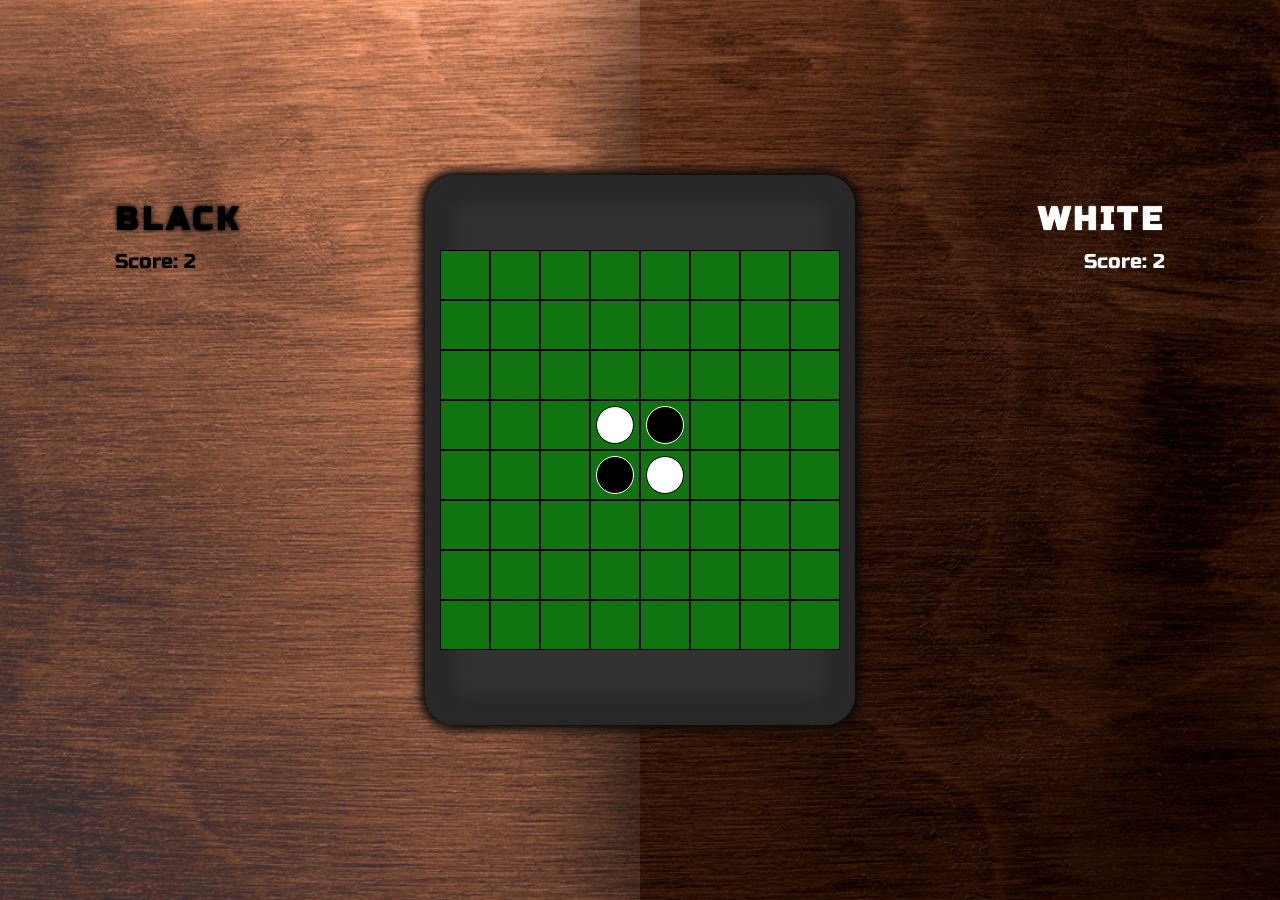
<file: index.html>
<!DOCTYPE html>
<html lang="en">

<head>
  <meta charset="UTF-8">
  <meta name="viewport" content="width=device-width, initial-scale=1.0">
  <meta http-equiv="X-UA-Compatible" content="ie=edge">
  <title>Othelloo</title>
  <link rel="stylesheet" href="./othello.styles.css">
  <script src="./js/othello.js" type="module" defer></script>
  <link rel="apple-touch-icon" sizes="180x180" href="/apple-touch-icon.png">
  <link rel="icon" type="image/png" sizes="32x32" href="/favicon-32x32.png">
  <link rel="icon" type="image/png" sizes="16x16" href="/favicon-16x16.png">
  <link rel="manifest" href="/site.webmanifest">
  <link rel="mask-icon" href="/safari-pinned-tab.svg" color="#5bbad5">
  <meta name="msapplication-TileColor" content="#da532c">
  <meta name="theme-color" content="#30323D">
</head>

<body>
  <noscript>
    <div class="noscript-overlay">
      <h1>Your browser does not support JavaScript!</h1>
      <h2>Please enable Javascript to play othello.</h2>
    </div>
  </noscript>

  <div class="overlay">
    <div class="white-overlay"></div>
    <div class="black-overlay"></div>
  </div>

  <div id="skip-overlay">
    <h1>You can't overturn any pin!</h1>
    <h2>Skipping your turn...</h2>
  </div>

  <div id="win-overlay" class="hide">
    <div>
      <h1><span id="player-win">WHITE</span> Wins!</h1>
      <h2><span id="black-count-win">20</span> : <span id="white-count-win">20</span></h2>

      <button id="restart-btn">New Game</button>
    </div>
  </div>

  <div class="game-container">

    <div class="mobile-players-container">
      <div class="player-container black-container">
        <span class="player">BLACK</span>
        <p>Score: <span id="mobile-black-count"></span></p>
      </div>
      <div class="player-container white-container">
        <span class="player">WHITE</span>
        <p>Score: <span id="mobile-white-count"></span></p>
      </div>
    </div>

    <div class="player-container black-container">
      <span class="player">BLACK</span>
      <p>Score: <span id="black-count"></span></p>
    </div>

    <div class="othello-board-container">
      <div class="othello-board" id="othello-board">
        <div class='row-tiles'>
          <div class="tile"></div>
          <div class="tile"></div>
          <div class="tile"></div>
          <div class="tile"></div>
          <div class="tile"></div>
          <div class="tile"></div>
          <div class="tile"></div>
          <div class="tile"></div>
        </div>
        <div class='row-tiles'>
          <div class="tile"></div>
          <div class="tile"></div>
          <div class="tile"></div>
          <div class="tile"></div>
          <div class="tile"></div>
          <div class="tile"></div>
          <div class="tile"></div>
          <div class="tile"></div>
        </div>
        <div class='row-tiles'>
          <div class="tile"></div>
          <div class="tile"></div>
          <div class="tile"></div>
          <div class="tile"></div>
          <div class="tile"></div>
          <div class="tile"></div>
          <div class="tile"></div>
          <div class="tile"></div>
        </div>
        <div class='row-tiles'>
          <div class="tile"></div>
          <div class="tile"></div>
          <div class="tile"></div>
          <div class="tile"></div>
          <div class="tile"></div>
          <div class="tile"></div>
          <div class="tile"></div>
          <div class="tile"></div>
        </div>
        <div class='row-tiles'>
          <div class="tile"></div>
          <div class="tile"></div>
          <div class="tile"></div>
          <div class="tile"></div>
          <div class="tile"></div>
          <div class="tile"></div>
          <div class="tile"></div>
          <div class="tile"></div>
        </div>
        <div class='row-tiles'>
          <div class="tile"></div>
          <div class="tile"></div>
          <div class="tile"></div>
          <div class="tile"></div>
          <div class="tile"></div>
          <div class="tile"></div>
          <div class="tile"></div>
          <div class="tile"></div>
        </div>
        <div class='row-tiles'>
          <div class="tile"></div>
          <div class="tile"></div>
          <div class="tile"></div>
          <div class="tile"></div>
          <div class="tile"></div>
          <div class="tile"></div>
          <div class="tile"></div>
          <div class="tile"></div>
        </div>
        <div class='row-tiles'>
          <div class="tile"></div>
          <div class="tile"></div>
          <div class="tile"></div>
          <div class="tile"></div>
          <div class="tile"></div>
          <div class="tile"></div>
          <div class="tile"></div>
          <div class="tile"></div>
        </div>
      </div>
    </div>

    <div class="player-container white-container">
      <span class="player">WHITE</span>
      <p>Score: <span id="white-count"></span></p>
    </div>

  </div>
</body>

</html>
</file>
<file: othello.styles.css>
@import url('https://fonts.googleapis.com/css?family=Russo+One&display=swap');

:root {
	--board-color: rgb(16, 116, 16);
}

* {
	margin: 0;
	padding: 0;
	box-sizing: border-box;
	font-family: 'Russo One', sans-serif;
}
html {
	width: 100vw;
	height: 100vh;
}
body {
	width: 100%;
	height: 100%;
	background: url(./assets/background.jpg) #561e03;
	background-size: 100vw 100vh;
	overflow: hidden;

	--player-color: 0, 0, 0;
	--enemy-color: 230, 230, 230;
}
body.is-white {
	--player-color: 255, 255, 255;
	--enemy-color: 20, 20, 20;
}

noscript {
	z-index: 1000;
}
.noscript-overlay {
	position: fixed;
	width: 100%;
	height: 100vh;
	top: 0;
	left: 0;
	flex-direction: column;
	background-color: rgba(50, 50, 50, .5);
	justify-content: center;
	align-items: center;
	display: flex;
}
.noscript-overlay * {
	color: white;
	text-align: center;
}

.update-effect {
	display: inline-block;
	animation: scale-effect 500ms 1;
}

@keyframes scale-effect {
	0% {
		transform: scale(0);
	}
	50% {
		transform: scale(1.2);
	}
	100% {
		transform: scale(0);
	}
}

.overlay {
	width: 100%;
	height: 100%;
	display: flex;
	position: absolute;
	z-index: -1;
}
.overlay > * {
	flex: 1;
}
body .white-overlay {
	background-color: rgba(225, 225, 225, .2);
	transition: box-shadow 500ms, background-color 500ms;
}
body.is-white .white-overlay {
	background-color: rgba(225, 225, 225, .5);
	box-shadow: -10px 0 200px 20px rgba(225, 225, 225, .1),
		0px 0px 100px 30px rgba(225, 225, 225, .5);
}
body .black-overlay {
	background-color: rgba(0, 0, 0, .5);
	box-shadow: 10px 0 200px 20px rgba(0, 0, 0, .5),
		0px 0px 100px 30px rgba(0, 0, 0, .5);
	transition: box-shadow 500ms, background-color 500ms;
}
body.is-white .black-overlay {
	background-color: rgba(0, 0, 0, .1);
	box-shadow: none;
}

#skip-overlay {
	background-color: rgba(var(--player-color), .75);
	z-index: -1;
	opacity: 0;
	position: absolute;
	width: 100vw;
	height: 100vh;
	top: 0;
	left: 0;
	display: flex;
	flex-direction: column;
	justify-content: center;
	align-items: center;
	text-align: center;
}
#skip-overlay * {
	color: rgb(var(--enemy-color));
}
@keyframes flyout {
	30% {
		opacity: 1;
	}
	70% {
		opacity: 1;
	}
}
#skip-overlay.show {
	animation: flyout 2s 1;
	z-index: 999;
}

.game-container {
	position: absolute;
	max-width: 1250px;
	left: 50%;
	top: 50%;
	width: 100%;
	transform: translate(-50%, -50%);
	display: flex;
	align-items: center;
	padding: 50px;
	display: flex;
	justify-content: space-between;
	align-items: flex-start;
}
.othello-board-container {
	width: 430px;
	height: 550px;
	background-color: rgb(50, 50, 50);
	border-radius: 30px;
	display: flex;
	align-items: center;
	justify-content: center;
	box-shadow: inset 0px 0px 15px 30px rgba(30, 30, 30, .5),
		0px 0px 10px 5px rgb(10, 10, 10);
}
.othello-board {
	width: 400px;
	height: 400px;
	background-color: var(--board-color);
	position: relative;
}
.othello-board::after {
	content: '';
	position: absolute;
	top: -5px;
	left: -5px;
	width: calc(100% + 10px);
	height: calc(100% + 10px);
	background-color: black;
	z-index: -1;
}
.othello-board .row-tiles {
	display: flex;
	height: calc(100% / 8);
}
.othello-board .row-tiles > div {
	width: calc(100% / 8);
	height: 100%;
	border: 1px solid black;
	display: flex;
	justify-content: center;
	align-items: center;
	position: relative;
}
.othello-board .row-tiles > div:hover {
	background-color: darkgreen;
}
.othello-board .row-tiles > div.hovered:hover::after {
	content: '';
	position: absolute;
	width: 80%;
	height: 80%;
	left: 50%;
	top: 50%;
	transform: translate(-50%, -50%);
	border-radius: 50%;
	border: 1px solid rgba(var(--player-color), .7);
}
.othello-board .row-tiles .circle {
	width: 80%;
	height: 80%;
	border-radius: 50%;
	position: relative;
	transition: transform 500ms linear;
	transform-style: preserve-3d;
}
.othello-board .row-tiles .circle.black {
	transform: rotateY(180deg);
}
.othello-board .row-tiles .circle.white {
	translate: rotateY(0deg);
}
.othello-board .row-tiles .circle .white,
.othello-board .row-tiles .circle .black {
	width: 100%;
	height: 100%;
	border-radius: 50%;
	backface-visibility: hidden;
}
.othello-board .row-tiles .circle .white {
	background-color: white;
	border: 1px solid black;
}
.othello-board .row-tiles .circle .black {
	background-color: black;
	border: 1px solid white;
	position: absolute;
	top: 0;
	left: 0;
	transform: rotateY(180deg);
}

.player-container {
	display: flex;
	flex-direction: column;
	padding: 20px 50px;
	font-size: 20px;
}
.player-container > * {
	margin: 5px 0px;
}
.player-container .player {
	font-size: 32px;
	font-weight: bolder;
	letter-spacing: 4px;
}
.black-container {
	align-items: flex-start;
	color: black;
}

body .black-container .player {
	text-shadow: 0px 0px 5px black;
	transition: text-shadow 500ms;
}
body.is-white .black-container .player {
	text-shadow: 0px 0px 1px black;
}

.white-container {
	align-items: flex-end;
	color: white;
}

body .white-container .player {
	text-shadow: 0px 0px 1px white;
	transition: text-shadow 500ms;
}
body.is-white .white-container .player {
	text-shadow: 0px 0px 5px white;
}

.skip-btn {
	padding: 7px 20px;
	background-color: transparent;
	border-radius: 10px;
}
#skip-btn-white {
	border: 1px solid black;
	box-shadow: 0px 0px 3px 0px rgba(0, 0, 0, .8);
	color: black;
	text-shadow: 0px 0px 5px rgba(0, 0, 0, .7);
}
#skip-btn-white:hover {
	background-color: white;
}
#skip-btn-black {
	border: 1px solid white;
	box-shadow: 0px 0px 3px 0px rgba(225, 225, 225, .8);
	color: white;
	text-shadow: 0px 0px 5px rgba(225, 225, 225, .7);
}
#skip-btn-black:hover {
	background-color: black;
}

#win-overlay {
	display: block;
	width: 100vw;
	height: 100vh;
	position: absolute;
	z-index: 1000;
	opacity: 1;
	background-color: rgba(var(--player-color), .3);
	color: rgb(var(--player-color));
	text-shadow: 0px 0px 3px rgb(var(--enemy-color));
	text-align: center;
	transition: opacity 750ms ease-in-out;
}
#win-overlay.hide {
	opacity: 0;
	z-index: -5;
}
#win-overlay div {
	background-color: rgba(var(--player-color), .5);
	border-radius: 20px;
	padding: 50px 70px;
	position: absolute;
	left: 50%;
	top: 45%;
	transform: translate(-50%, -50%);
}

body.is-tie #win-overlay {
	background-color: rgba(0, 67, 145, .1);
	color: rgb(0, 41, 88);
}
body.is-tie #win-overlay div {
	background-color: rgb(0, 67, 145, .5);
}

#restart-btn {
	margin-top: 20px;
	background-color: rgb(0, 67, 145);
	color: white;
	font-size: medium;
	padding: 10px 20px;
	border: 0;
	border-radius: 5px;
	box-shadow: 0px 0px 15px 0px rgba(var(--enemy-color), .2),
		0px 0px 3px 0px rgba(var(--enemy-color), .5);
	transition: box-shadow 500ms;
}
#restart-btn:hover {
	box-shadow: 0px 0px 25px 0px rgba(var(--enemy-color), .3),
		0px 0px 8px 0px rgba(var(--enemy-color), .5);
}

.mobile-players-container {
	display: none;
}

@media screen and (max-width: 1000px) {
	.game-container {
		padding: 50px 0px;
	}
	.player-container {
		padding: 20px;
	}
}

@media screen and (max-width: 800px) {
	.game-container {
		flex-direction: column;
		align-items: center;
		justify-content: flex-start;
		padding: 0;
	}
	.othello-board-container {
		height: 400px;
		width: 330px;
	}
	.othello-board {
		width: 300px;
		height: 300px;
	}
	.player-container {
		display: none;
	}
	.mobile-players-container .player-container {
		display: flex;
		padding: 10px 30px;
	}
	.mobile-players-container {
		display: flex;
		justify-content: space-between;
		align-items: center;
	}
}
</file>
